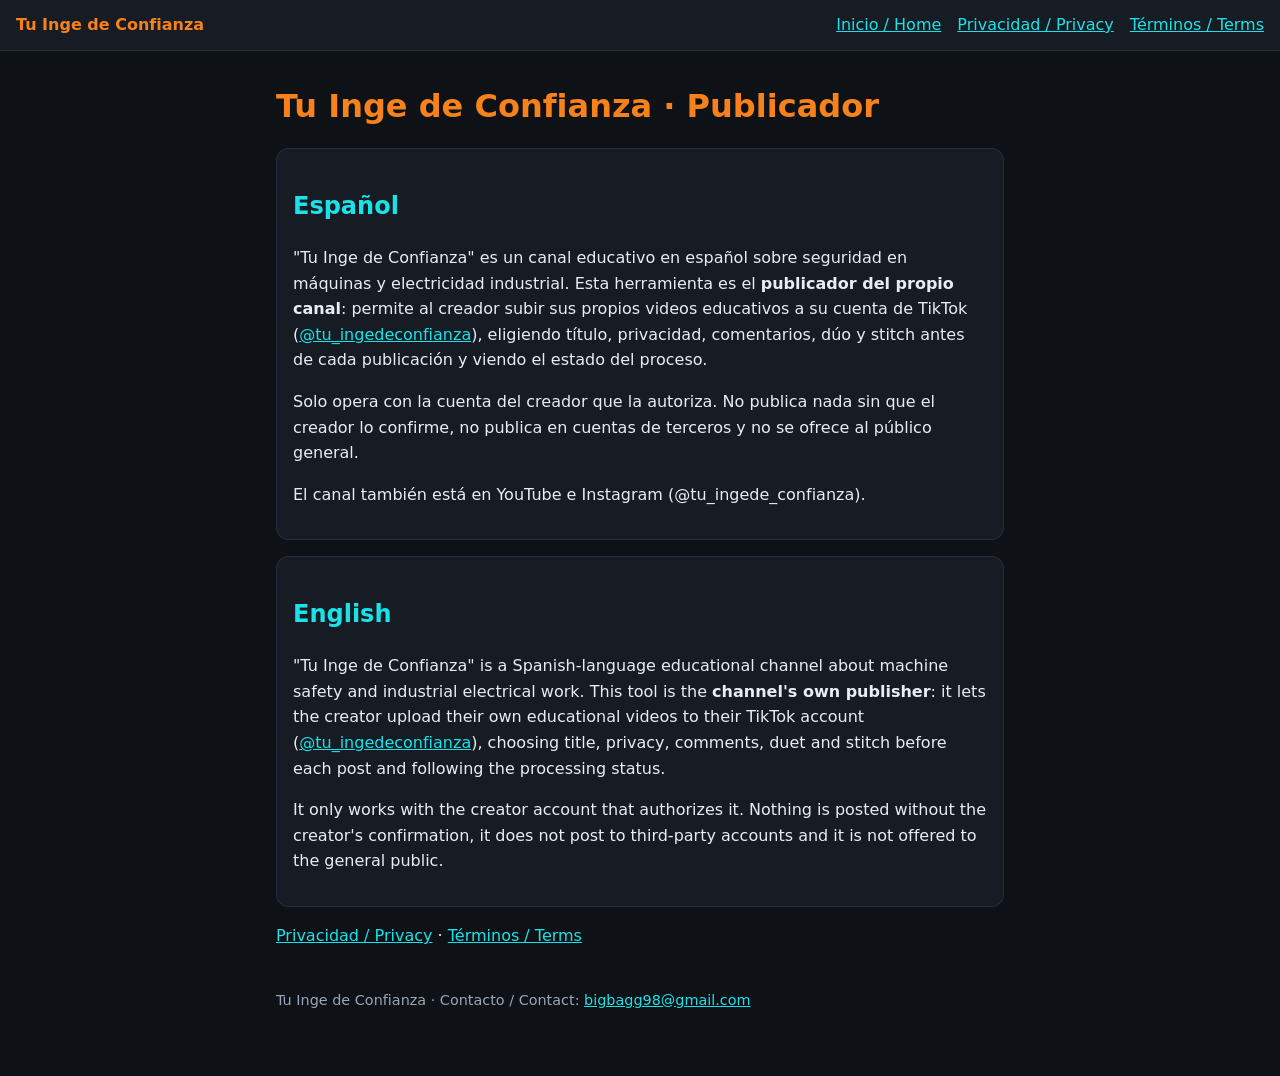
<file: index.html>
<!doctype html><html lang="es"><head><meta charset="utf-8"><meta name="viewport" content="width=device-width,initial-scale=1"><title>Tu Inge de Confianza - Publicador</title><link rel="stylesheet" href="estilo.css"></head><body><nav><b>Tu Inge de Confianza</b><a href="index.html">Inicio / Home</a><a href="privacy.html">Privacidad / Privacy</a><a href="terms.html">Términos / Terms</a></nav><main>
<h1>Tu Inge de Confianza · Publicador</h1>
<div class="card"><h2>Español</h2>
<p>"Tu Inge de Confianza" es un canal educativo en español sobre seguridad en máquinas y electricidad industrial. Esta herramienta es el <b>publicador del propio canal</b>: permite al creador subir sus propios videos educativos a su cuenta de TikTok (<a href="https://www.tiktok.com/@tu_ingedeconfianza">@tu_ingedeconfianza</a>), eligiendo título, privacidad, comentarios, dúo y stitch antes de cada publicación y viendo el estado del proceso.</p>
<p>Solo opera con la cuenta del creador que la autoriza. No publica nada sin que el creador lo confirme, no publica en cuentas de terceros y no se ofrece al público general.</p>
<p>El canal también está en YouTube e Instagram (@tu_ingede_confianza).</p></div>
<div class="card"><h2>English</h2>
<p>"Tu Inge de Confianza" is a Spanish-language educational channel about machine safety and industrial electrical work. This tool is the <b>channel's own publisher</b>: it lets the creator upload their own educational videos to their TikTok account (<a href="https://www.tiktok.com/@tu_ingedeconfianza">@tu_ingedeconfianza</a>), choosing title, privacy, comments, duet and stitch before each post and following the processing status.</p>
<p>It only works with the creator account that authorizes it. Nothing is posted without the creator's confirmation, it does not post to third-party accounts and it is not offered to the general public.</p></div>
<p><a href="privacy.html">Privacidad / Privacy</a> · <a href="terms.html">Términos / Terms</a></p><footer>Tu Inge de Confianza · Contacto / Contact: <a href="mailto:bigbagg98@gmail.com">bigbagg98@gmail.com</a></footer></main></body></html>
</file>
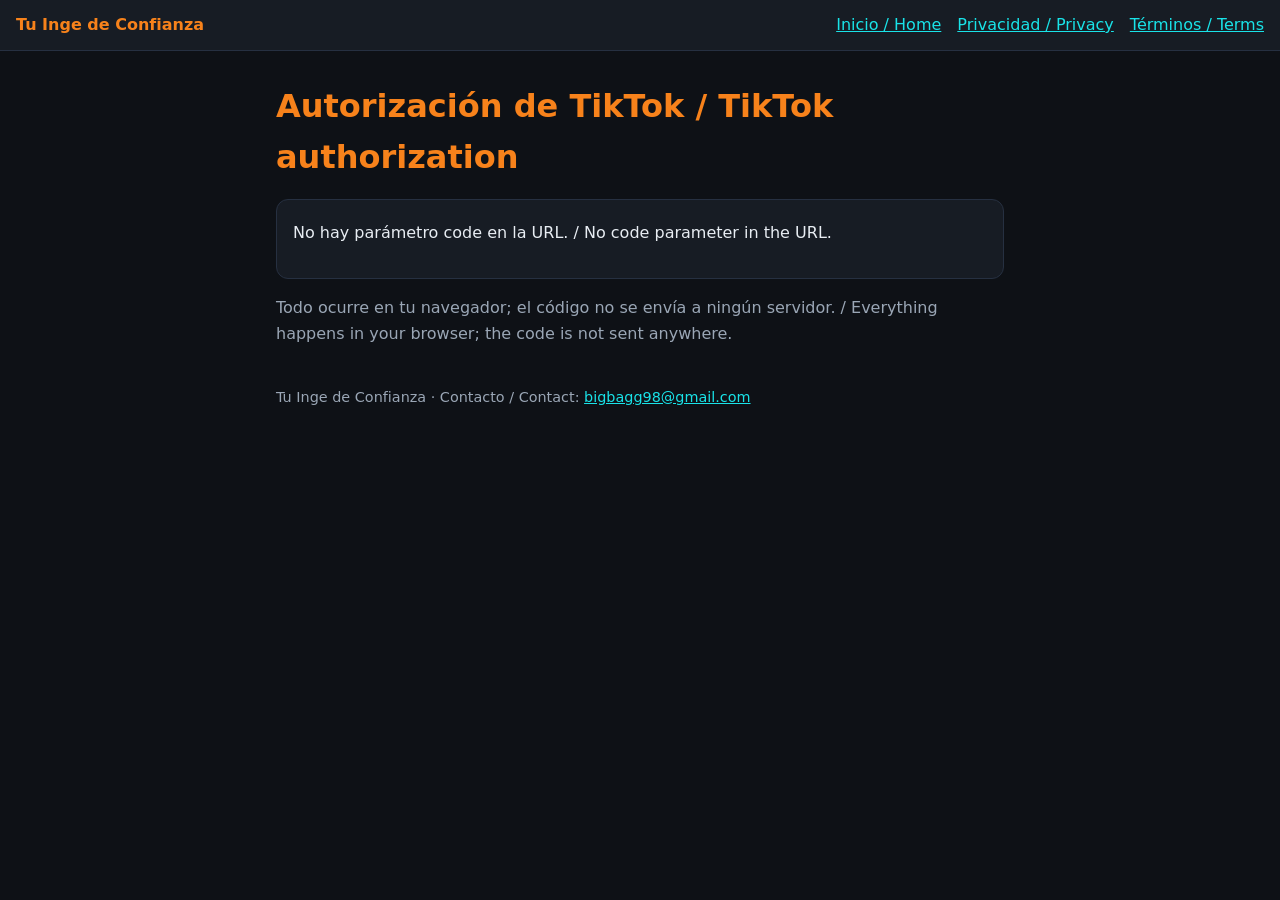
<file: callback.html>
<!doctype html><html lang="es"><head><meta charset="utf-8"><meta name="viewport" content="width=device-width,initial-scale=1"><title>Retorno OAuth - OAuth return</title><link rel="stylesheet" href="estilo.css"></head><body><nav><b>Tu Inge de Confianza</b><a href="index.html">Inicio / Home</a><a href="privacy.html">Privacidad / Privacy</a><a href="terms.html">Términos / Terms</a></nav><main>
<h1>Autorización de TikTok / TikTok authorization</h1>
<div class="card"><p id="m">Esperando... / Waiting...</p><span class="code" id="c" style="display:none"></span>
<p><button id="b" style="display:none">Copiar / Copy</button></p></div>
<p style="color:#9aa6b5">Todo ocurre en tu navegador; el código no se envía a ningún servidor. / Everything happens in your browser; the code is not sent anywhere.</p>
<script>
var p=new URLSearchParams(location.search),c=p.get("code"),e=p.get("error_description")||p.get("error"),m=document.getElementById("m");
var st=p.get("state")||"",lp=/^local(\d{2,5})_/.exec(st);
if(lp&&(c||e)){location.replace("http://127.0.0.1:"+lp[1]+"/cb"+location.search)}
if(c){m.textContent="Copia este c\u00f3digo y p\u00e9galo en el publicador / Copy this code into the publisher:";var s=document.getElementById("c");s.textContent=c;s.style.display="block";var b=document.getElementById("b");b.style.display="inline-block";b.onclick=function(){navigator.clipboard.writeText(c)}}
else m.textContent=e?("Error: "+e):"No hay par\u00e1metro code en la URL. / No code parameter in the URL.";
</script><footer>Tu Inge de Confianza · Contacto / Contact: <a href="mailto:bigbagg98@gmail.com">bigbagg98@gmail.com</a></footer></main></body></html>
</file>
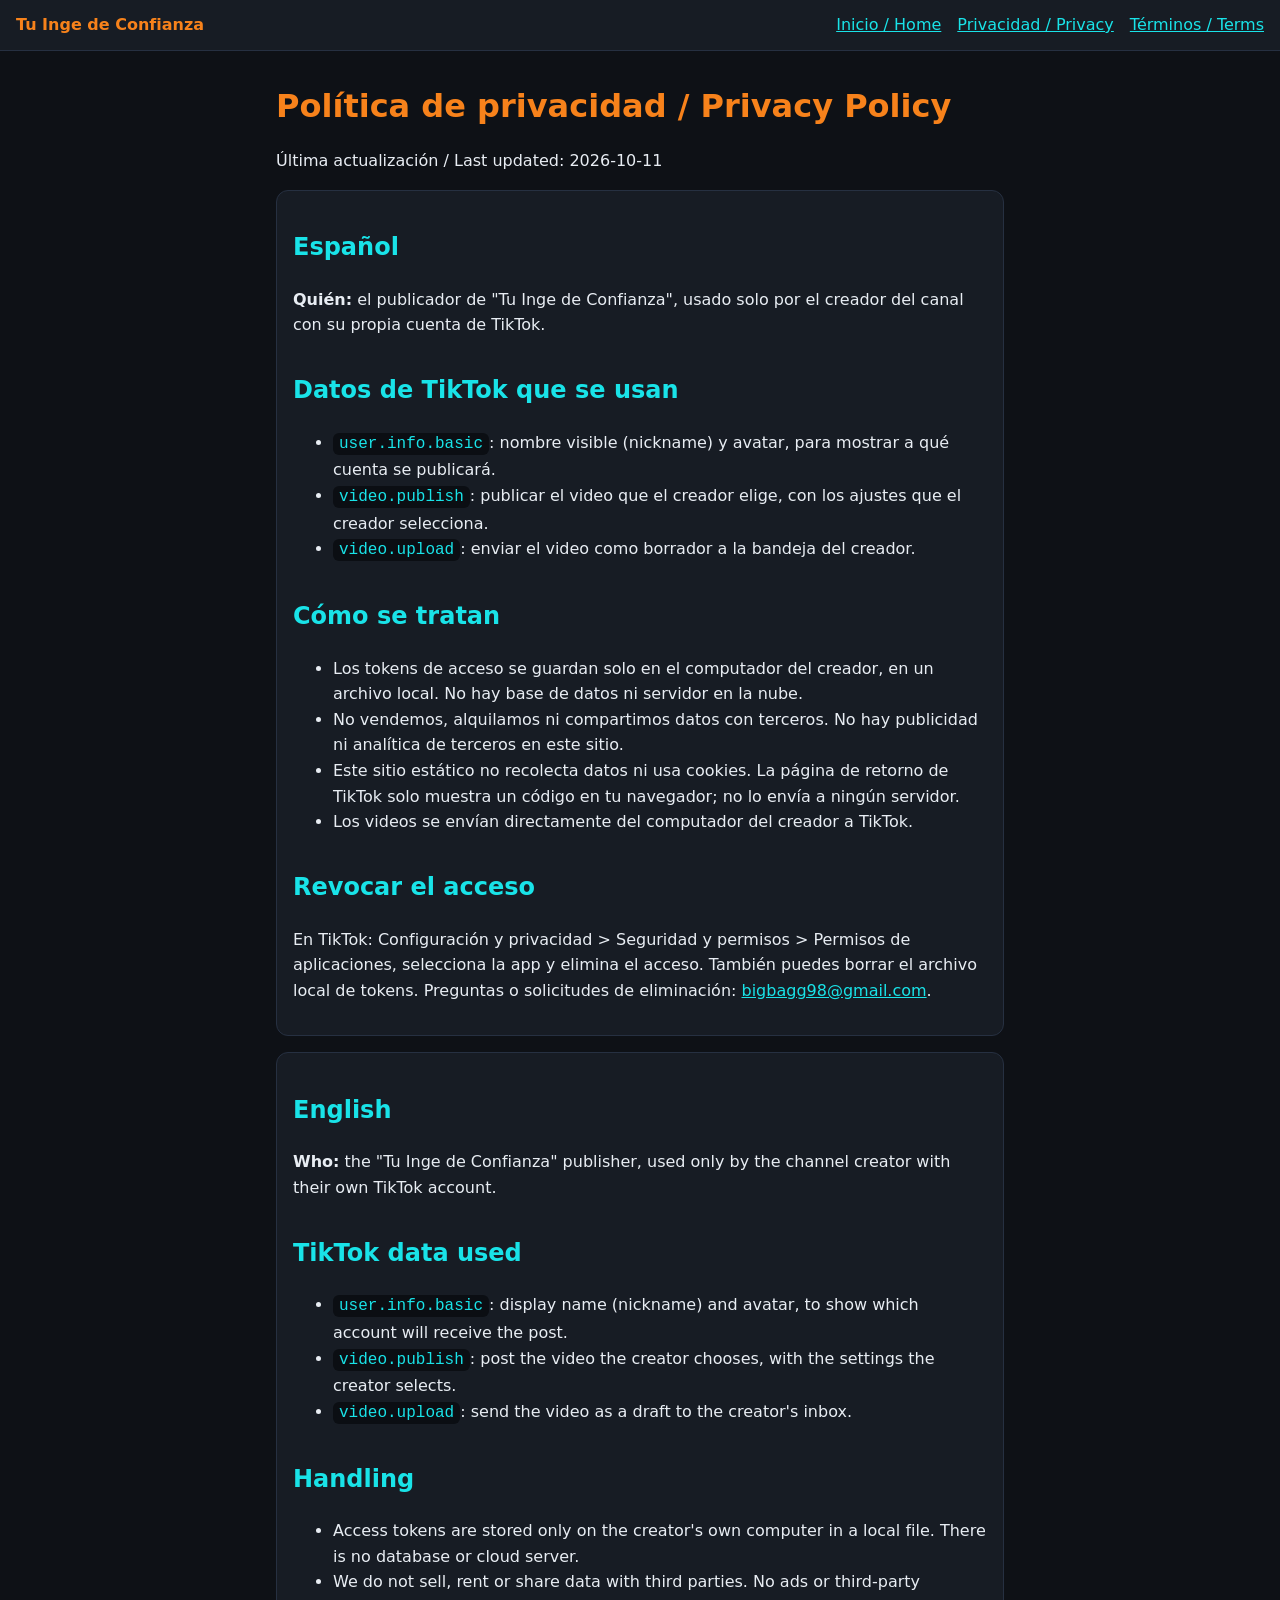
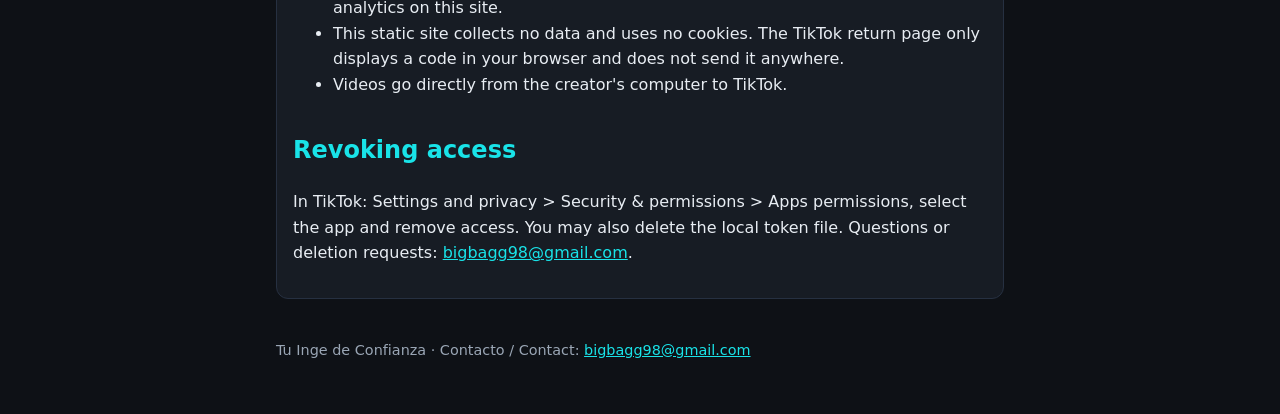
<file: privacy.html>
<!doctype html><html lang="es"><head><meta charset="utf-8"><meta name="viewport" content="width=device-width,initial-scale=1"><title>Privacidad - Privacy</title><link rel="stylesheet" href="estilo.css"></head><body><nav><b>Tu Inge de Confianza</b><a href="index.html">Inicio / Home</a><a href="privacy.html">Privacidad / Privacy</a><a href="terms.html">Términos / Terms</a></nav><main>
<h1>Política de privacidad / Privacy Policy</h1><p>Última actualización / Last updated: 2026-10-11</p>
<div class="card"><h2>Español</h2>
<p><b>Quién:</b> el publicador de "Tu Inge de Confianza", usado solo por el creador del canal con su propia cuenta de TikTok.</p>
<h2>Datos de TikTok que se usan</h2><ul>
<li><code>user.info.basic</code>: nombre visible (nickname) y avatar, para mostrar a qué cuenta se publicará.</li>
<li><code>video.publish</code>: publicar el video que el creador elige, con los ajustes que el creador selecciona.</li>
<li><code>video.upload</code>: enviar el video como borrador a la bandeja del creador.</li></ul>
<h2>Cómo se tratan</h2><ul>
<li>Los tokens de acceso se guardan solo en el computador del creador, en un archivo local. No hay base de datos ni servidor en la nube.</li>
<li>No vendemos, alquilamos ni compartimos datos con terceros. No hay publicidad ni analítica de terceros en este sitio.</li>
<li>Este sitio estático no recolecta datos ni usa cookies. La página de retorno de TikTok solo muestra un código en tu navegador; no lo envía a ningún servidor.</li>
<li>Los videos se envían directamente del computador del creador a TikTok.</li></ul>
<h2>Revocar el acceso</h2><p>En TikTok: Configuración y privacidad &gt; Seguridad y permisos &gt; Permisos de aplicaciones, selecciona la app y elimina el acceso. También puedes borrar el archivo local de tokens. Preguntas o solicitudes de eliminación: <a href="mailto:bigbagg98@gmail.com">bigbagg98@gmail.com</a>.</p></div>
<div class="card"><h2>English</h2>
<p><b>Who:</b> the "Tu Inge de Confianza" publisher, used only by the channel creator with their own TikTok account.</p>
<h2>TikTok data used</h2><ul>
<li><code>user.info.basic</code>: display name (nickname) and avatar, to show which account will receive the post.</li>
<li><code>video.publish</code>: post the video the creator chooses, with the settings the creator selects.</li>
<li><code>video.upload</code>: send the video as a draft to the creator's inbox.</li></ul>
<h2>Handling</h2><ul>
<li>Access tokens are stored only on the creator's own computer in a local file. There is no database or cloud server.</li>
<li>We do not sell, rent or share data with third parties. No ads or third-party analytics on this site.</li>
<li>This static site collects no data and uses no cookies. The TikTok return page only displays a code in your browser and does not send it anywhere.</li>
<li>Videos go directly from the creator's computer to TikTok.</li></ul>
<h2>Revoking access</h2><p>In TikTok: Settings and privacy &gt; Security &amp; permissions &gt; Apps permissions, select the app and remove access. You may also delete the local token file. Questions or deletion requests: <a href="mailto:bigbagg98@gmail.com">bigbagg98@gmail.com</a>.</p></div><footer>Tu Inge de Confianza · Contacto / Contact: <a href="mailto:bigbagg98@gmail.com">bigbagg98@gmail.com</a></footer></main></body></html>
</file>
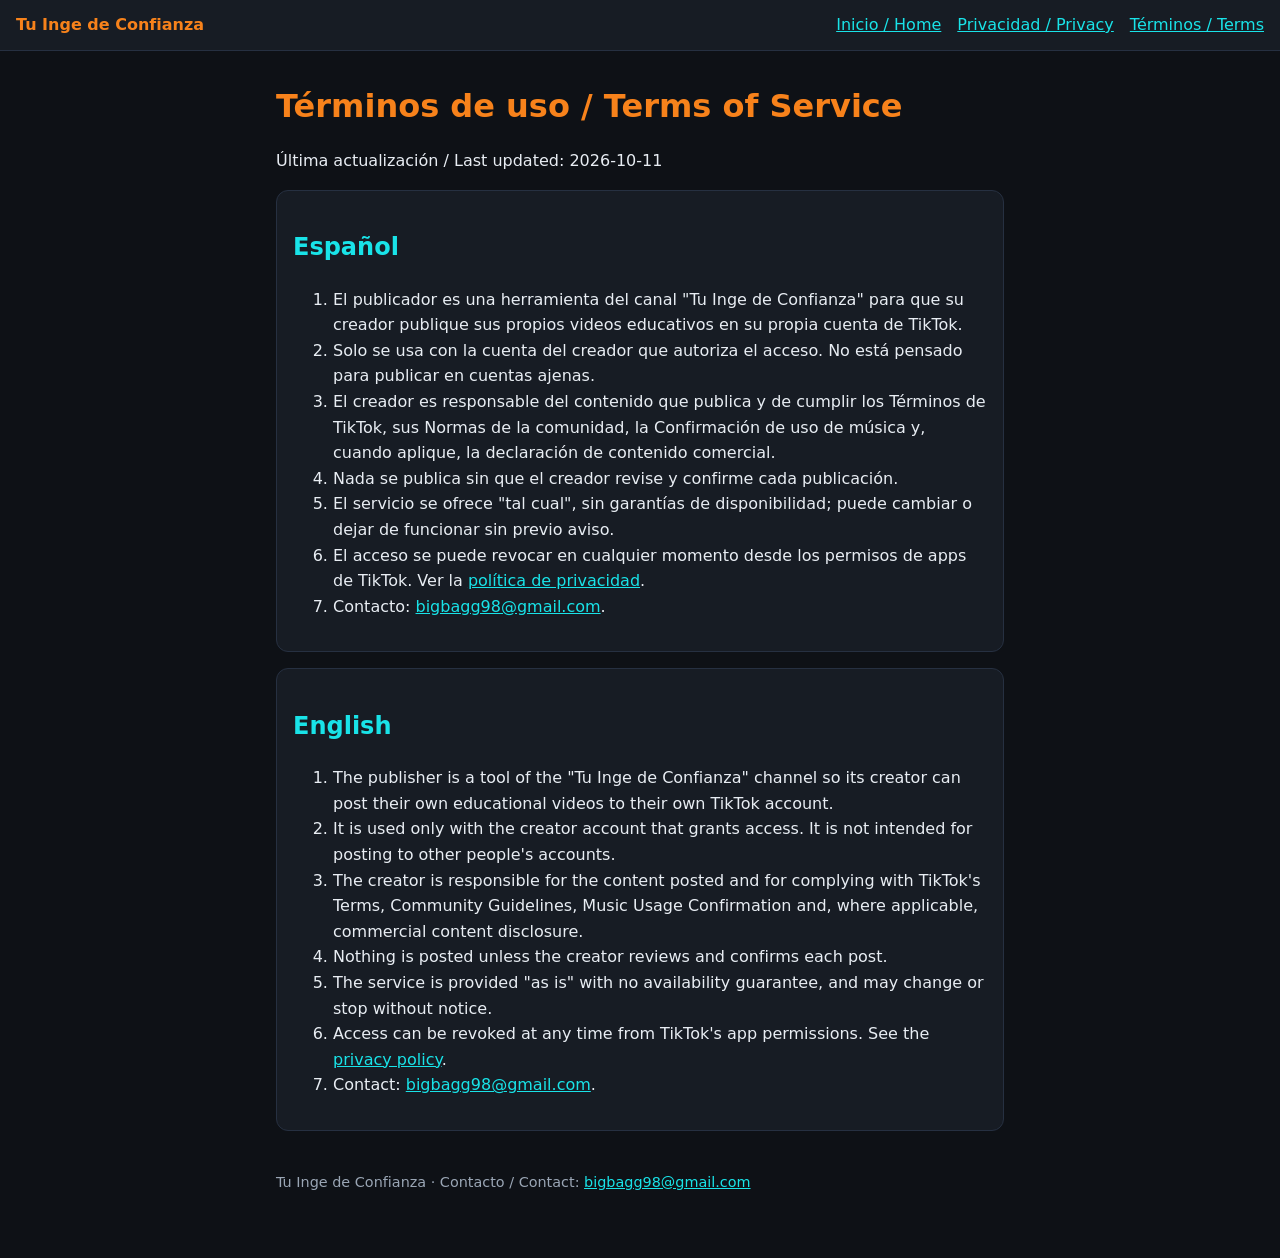
<file: terms.html>
<!doctype html><html lang="es"><head><meta charset="utf-8"><meta name="viewport" content="width=device-width,initial-scale=1"><title>Términos - Terms</title><link rel="stylesheet" href="estilo.css"></head><body><nav><b>Tu Inge de Confianza</b><a href="index.html">Inicio / Home</a><a href="privacy.html">Privacidad / Privacy</a><a href="terms.html">Términos / Terms</a></nav><main>
<h1>Términos de uso / Terms of Service</h1><p>Última actualización / Last updated: 2026-10-11</p>
<div class="card"><h2>Español</h2><ol>
<li>El publicador es una herramienta del canal "Tu Inge de Confianza" para que su creador publique sus propios videos educativos en su propia cuenta de TikTok.</li>
<li>Solo se usa con la cuenta del creador que autoriza el acceso. No está pensado para publicar en cuentas ajenas.</li>
<li>El creador es responsable del contenido que publica y de cumplir los Términos de TikTok, sus Normas de la comunidad, la Confirmación de uso de música y, cuando aplique, la declaración de contenido comercial.</li>
<li>Nada se publica sin que el creador revise y confirme cada publicación.</li>
<li>El servicio se ofrece "tal cual", sin garantías de disponibilidad; puede cambiar o dejar de funcionar sin previo aviso.</li>
<li>El acceso se puede revocar en cualquier momento desde los permisos de apps de TikTok. Ver la <a href="privacy.html">política de privacidad</a>.</li>
<li>Contacto: <a href="mailto:bigbagg98@gmail.com">bigbagg98@gmail.com</a>.</li></ol></div>
<div class="card"><h2>English</h2><ol>
<li>The publisher is a tool of the "Tu Inge de Confianza" channel so its creator can post their own educational videos to their own TikTok account.</li>
<li>It is used only with the creator account that grants access. It is not intended for posting to other people's accounts.</li>
<li>The creator is responsible for the content posted and for complying with TikTok's Terms, Community Guidelines, Music Usage Confirmation and, where applicable, commercial content disclosure.</li>
<li>Nothing is posted unless the creator reviews and confirms each post.</li>
<li>The service is provided "as is" with no availability guarantee, and may change or stop without notice.</li>
<li>Access can be revoked at any time from TikTok's app permissions. See the <a href="privacy.html">privacy policy</a>.</li>
<li>Contact: <a href="mailto:bigbagg98@gmail.com">bigbagg98@gmail.com</a>.</li></ol></div><footer>Tu Inge de Confianza · Contacto / Contact: <a href="mailto:bigbagg98@gmail.com">bigbagg98@gmail.com</a></footer></main></body></html>
</file>
<file: estilo.css>
:root{--o:#F7821B;--c:#19E3E8;--bg:#0e1116;--card:#171c24;--tx:#e8edf3;--mu:#9aa6b5}
*{box-sizing:border-box}body{margin:0;background:var(--bg);color:var(--tx);font:16px/1.6 system-ui,Segoe UI,Roboto,sans-serif}
main{max-width:760px;margin:0 auto;padding:24px 16px 64px}
h1{color:var(--o);margin:.2em 0}h2{color:var(--c);margin-top:1.4em}a{color:var(--c)}
nav{display:flex;flex-wrap:wrap;gap:6px 16px;padding:12px 16px;border-bottom:1px solid #263041;background:var(--card)}
nav b{color:var(--o);margin-right:auto}.card{background:var(--card);border:1px solid #263041;border-radius:12px;padding:4px 16px 16px;margin:16px 0}
code,.code{background:#0b0e13;color:var(--c);padding:2px 6px;border-radius:6px;word-break:break-all}
.code{display:block;padding:12px;font-size:1.1em}footer{color:var(--mu);font-size:.9em;margin-top:40px}
button{background:var(--o);color:#000;border:0;border-radius:8px;padding:10px 16px;font-size:1em}
</file>
